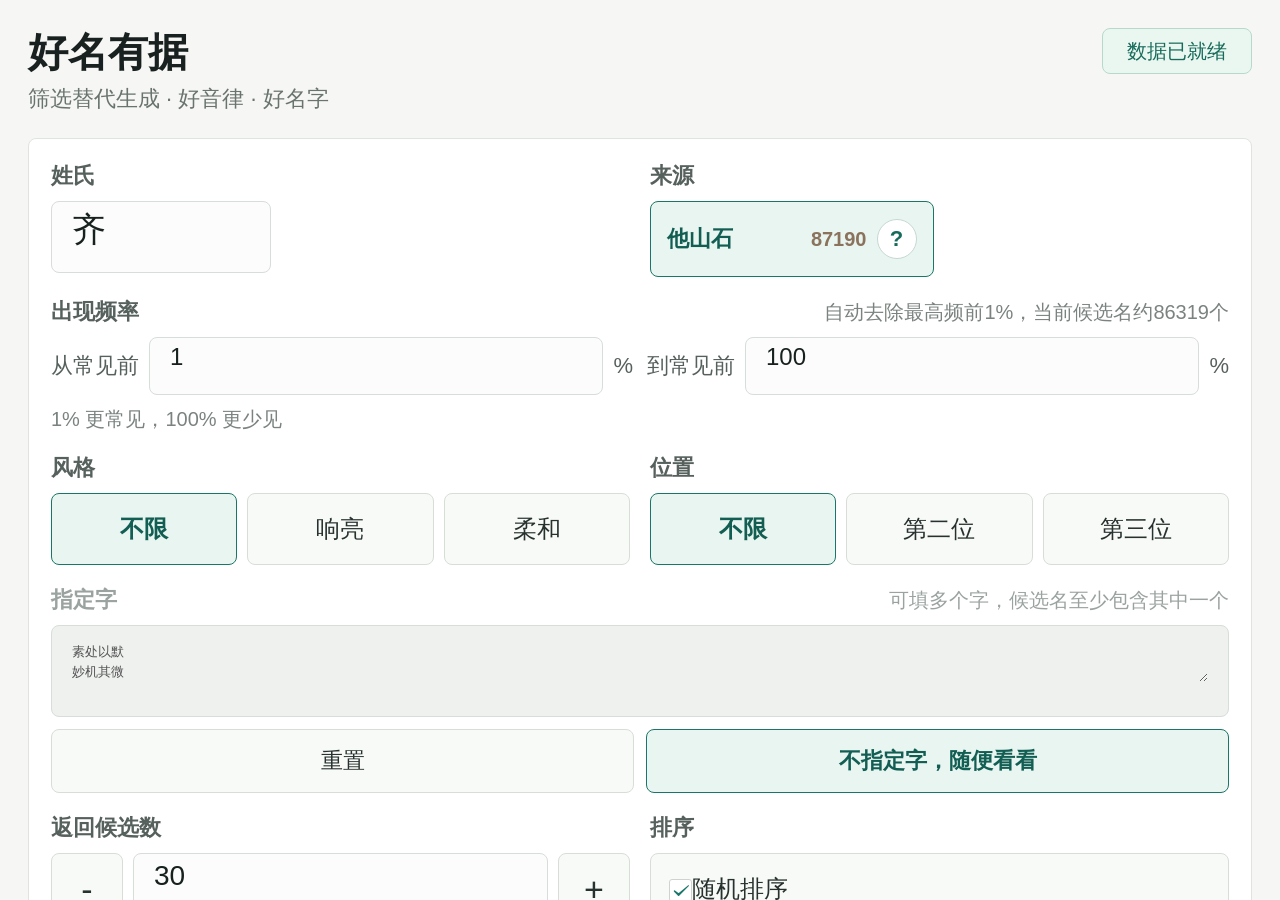
<file: index.html>
<!DOCTYPE html>
<html>
<head>
  <meta content="text/html; charset=utf-8" http-equiv="Content-Type">
  <meta content="width=device-width,initial-scale=1,user-scalable=no" name="viewport">
  <meta name="apple-mobile-web-app-capable" content="yes">
  <meta name="apple-touch-fullscreen" content="yes">
  <meta name="format-detection" content="telephone=no,address=no">
  <meta name="apple-mobile-web-app-status-bar-style" content="white">
  <meta http-equiv="X-UA-Compatible" content="IE=edge,chrome=1" >
  <title>好名有据</title>
  <link rel="icon" type="image/png" href="/resource/img/logo-circle.png">
  <script>!function(n){function f(){var e=n.document.documentElement,r=e.getBoundingClientRect(),width=r.width,height=r.height,arr=[width,height].filter(function(value){return Boolean(value)}),w=Math.min.apply(Math,arr),x=40*w/750;e.style.fontSize=x>=40?"40px":x<=20?"20px":x+"px"}; n.addEventListener("resize",(function(){f()})),f()}(window);</script>
  
  <script type="module" crossorigin src="/js/app.2afde9d0.js"></script>
  <link rel="modulepreload" crossorigin href="/js/vendors.459d65c2.js">
  <link rel="stylesheet" href="/css/vendors.8886af03.css">
</head>
<body>
  <div id="app"></div>
</body>
</html>
</file>
<file: css/vendors.8886af03.css>
.taro-app-wrap{-webkit-text-size-adjust:100%;-ms-text-size-adjust:100%;-webkit-tap-highlight-color:transparent;-webkit-user-select:none;-moz-user-select:none;-ms-user-select:none;user-select:none;margin:0;padding:0;font-family:-apple-system-font,Helvetica Neue,sans-serif;line-height:1.6}.taro-app-wrap *{margin:0;padding:0}.taro-app-wrap a{-webkit-tap-highlight-color:transparent;text-decoration:none}.taro-app-wrap a img{border:0}.taro-app-wrap taro-input-core{text-overflow:clip;height:1.4rem;text-align:inherit;white-space:nowrap;display:block;overflow:hidden}@font-face{font-weight:400;font-style:normal;font-family:weui;src:url([data-uri])format("truetype")}[class^=weui-icon-],[class*=" weui-icon-"]{vertical-align:middle;font:14px/1 weui;font-size:inherit;text-rendering:auto;-webkit-font-smoothing:antialiased;display:inline-block}[class^=weui-icon-]:before,[class*=" weui-icon-"]:before{margin-left:.2em;margin-right:.2em;display:inline-block}[class^=weui-icon_]:before,[class*=" weui-icon_"]:before{margin:0}.weui-check__label{-webkit-tap-highlight-color:transparent}.weui-check__label:active{background-color:#ececec}.weui-check{position:absolute;left:-9999em}.weui-cells_radio .weui-cell__ft{padding-left:.35em}.weui-cells_radio .weui-check+.weui-icon-checked{min-width:16px}.weui-cells_radio .weui-check:checked+.weui-icon-checked:before{content:"";color:#09bb07;font-size:16px;display:block}.weui-cells_checkbox .weui-cell__hd{padding-right:.35em}.weui-cells_checkbox .weui-icon-checked:before{content:"";color:#c9c9c9;font-size:23px;display:block}.weui-cells_checkbox .weui-check:checked+.weui-icon-checked:before{content:"";color:#09bb07}html,body{width:100%;height:100%}html{-webkit-text-size-adjust:100%;-ms-text-size-adjust:100%;-webkit-tap-highlight-color:transparent;-webkit-user-select:none;-moz-user-select:none;-ms-user-select:none;user-select:none}body{font-family:-apple-system-font,Helvetica Neue,sans-serif;line-height:1.6}*{margin:0;padding:0}a img{border:0}a{-webkit-tap-highlight-color:transparent;text-decoration:none}taro-input-core{text-overflow:clip;text-align:inherit;white-space:nowrap;height:1.4rem;display:block;overflow:hidden}
</file>
